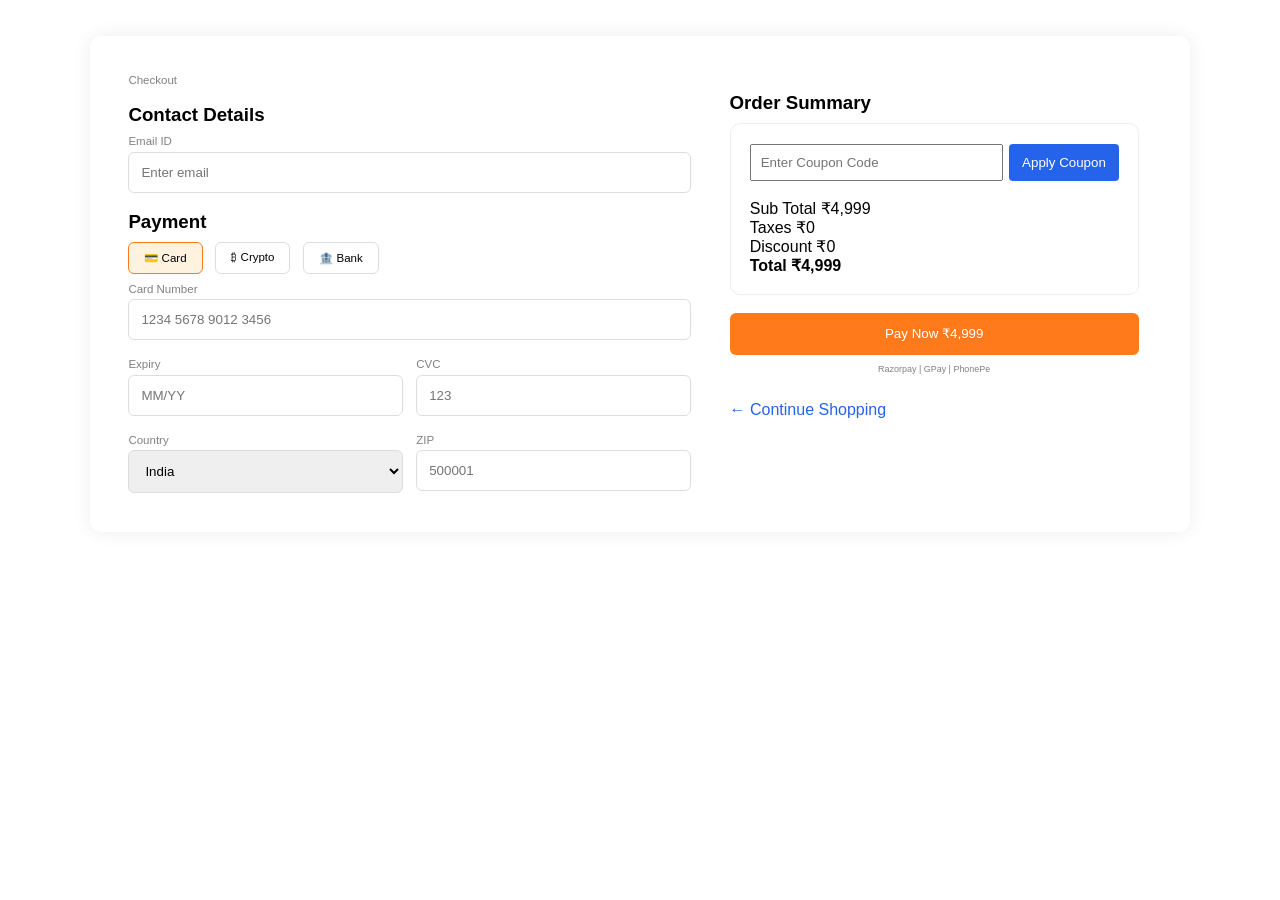
<file: payment.html>
<!DOCTYPE html>
<html lang="en">
<head>
    <meta charset="UTF-8">
    <meta name="viewport" content="width=device-width, initial-scale=1.0">
    <title>Thala 7 - Payment</title>
    <link rel="stylesheet" href="style.css">
</head>
<body>
    <div class="checkout-container">
        <div class="check-left">
            <p class="small">Checkout</p>
            <h3>Contact Details</h3>
            <label>Email ID</label>
            <input type="email" placeholder="Enter email">
            <h3>Payment</h3>
            <div class="pay-options">
                <div class="opt active">💳 Card</div><div class="opt">₿ Crypto</div><div class="opt">🏦 Bank</div>
            </div>
            <label>Card Number</label><input placeholder="1234 5678 9012 3456">
            <div class="two-col"><div><label>Expiry</label><input placeholder="MM/YY"></div><div><label>CVC</label><input placeholder="123"></div></div>
            <div class="two-col"><div><label>Country</label><select><option>India</option></select></div><div><label>ZIP</label><input placeholder="500001"></div></div>
        </div>
        <div class="check-right">
            <h3>Order Summary</h3>
            <div class="summary-box">
                <div class="coupon"><input placeholder="Enter Coupon Code"><button>Apply Coupon</button></div>
                <p>Sub Total <span>₹4,999</span></p>
                <p>Taxes <span>₹0</span></p>
                <p>Discount <span>₹0</span></p>
                <h4>Total <span>₹4,999</span></h4>
            </div>
            <button class="pay-btn">Pay Now ₹4,999</button>
            <p class="secure">Razorpay | GPay | PhonePe</p>
            <a href="cart.html" class="continue">← Continue Shopping</a>
        </div>
    </div>
</body>
</html>
</file>
<file: style.css>
*{margin:0;padding:0;box-sizing:border-box;font-family:Arial,sans-serif;}
body{width:100vw;overflow-x:hidden;background:#fff;}
a{text-decoration:none;color:inherit;}
.navbar{width:100%;height:10vh;display:flex;justify-content:space-between;align-items:center;padding:0 4vw;border-bottom:1px solid #eee;position:relative;}
.logo{font-weight:700;font-size:1.6vw;} .logo span{color:#ff7a1a;}
.nav-links{display:flex;list-style:none;gap:2vw;font-size:1.1vw;}
.nav-right{display:flex;align-items:center;gap:1.5vw;}
.profile{border-radius:50%;}
.hamburger-box{display:none;position:relative;}
.hamburger-btn{background:none;border:none;font-size:6vw;cursor:pointer;}
.mobile-menu{display:none;position:absolute;top:10vh;right:0;width:60vw;height:90vh;background:#111;color:#fff;flex-direction:column;gap:3vh;padding:5vh 6vw;z-index:10;}
.hamburger-box:focus-within .mobile-menu{display:flex;}
.hero{width:100%;height:70vh;display:flex;justify-content:space-between;align-items:center;padding:0 6vw;}
.hero-left{width:40%;} .hero-left h5{letter-spacing:2px;font-size:0.8vw;color:gray;} .hero-left h1{font-size:3vw;line-height:3.2vw;margin:1vh 0;} .hero-left h1 span{color:#ff7a1a;} .hero-left p{color:gray;font-size:1.1vw;margin:2vh 0;}
.cta-btn{padding:1.5vh 2vw;background:#222;color:#fff;border:none;border-radius:20px;cursor:pointer;transition:transform 0.3s;}
.cta-btn:hover{transform:scale(1.1) rotate(-3deg);background:#ff7a1a;}
.hero-right{width:50%;display:flex;justify-content:center;} .hero-img{width:70%;animation:orbitSqueeze 4s infinite ease-in-out;}
@keyframes orbitSqueeze{0%,100%{transform:translate(0,0) rotate(0) scale(1);}25%{transform:translate(15px,-20px) rotate(15deg) scaleX(0.8);}75%{transform:translate(-15px,-20px) rotate(-15deg) scaleX(1.2);}}
.service-bar{width:100%;height:12vh;background:#ff7a1a;display:flex;justify-content:space-around;align-items:center;color:#fff;}
.product-top{width:100%;display:flex;padding:5vh 6vw;gap:4vw;}
.p-left{width:50%;background:#f9f9f9;display:flex;justify-content:center;border-radius:10px;} .p-left img{width:70%;}
.p-right{width:40%;} .price{color:#2563eb;margin-top:2vh;} .save{color:green;font-size:0.9vw;} .qty-box{margin-top:2vh;display:flex;gap:1vw;align-items:center;} .add-cart{background:#ff7a1a;color:#fff;border:none;padding:1vh 1.5vw;border-radius:5px;cursor:pointer;}
.gallery-bar{width:90%;margin:auto;display:flex;gap:2vw;overflow-x:auto;padding:2vh 0;} .gallery-bar img{width:10vw;background:#f5f5f5;padding:1vw;border-radius:8px;}
.cart-page{width:100%;display:flex;justify-content:space-between;padding:5vh 5vw;} .cart-left{width:60%;} .cart-left table{width:100%;margin-top:2vh;border-collapse:collapse;} th,td{padding:1.2vh;text-align:left;border-bottom:1px solid #eee;} .cart-right{width:30%;border:1px solid #eee;padding:2vw;border-radius:10px;height:fit-content;} .coupon{display:flex;gap:0.5vw;margin-bottom:2vh;} .coupon input{flex:1;padding:1vh;} .coupon button{background:#2563eb;color:#fff;border:none;padding:0 1vw;border-radius:4px;} .cart-right p,.cart-right h4{display:flex;justify-content:space-between;margin:1vh 0;} .pay-btn{width:100%;padding:1.5vh;background:#ff7a1a;color:#fff;border:none;border-radius:6px;margin-top:2vh;cursor:pointer;} .secure{text-align:center;font-size:0.7vw;margin-top:1vh;color:gray;} .continue{display:inline-block;margin-top:3vh;color:#2563eb;}
.checkout-container{max-width:1100px;margin:4vh auto;display:flex;gap:3vw;background:#fff;padding:3vw;border-radius:12px;box-shadow:0 0 20px rgba(0,0,0,0.07);}
.check-left{width:55%;} .check-right{width:40%;} .small{color:gray;font-size:0.9vw;margin-bottom:1vh;} .check-left h3,.check-right h3{margin:2vh 0 1vh 0;} label{display:block;color:gray;font-size:0.9vw;margin:1vh 0 0.5vh 0;} .check-left input,select{width:100%;padding:12px;border:1px solid #ddd;border-radius:6px;} .pay-options{display:flex;gap:1vw;margin:1vh 0;} .opt{border:1px solid #ddd;padding:8px 15px;border-radius:6px;font-size:0.9vw;} .opt.active{border-color:#ff7a1a;background:#fff3e0;} .two-col{display:flex;gap:1vw;margin-top:1vh;} .two-col div{width:50%;} .summary-box{border:1px solid #eee;padding:1.5vw;border-radius:10px;}
@media(max-width:768px){.nav-links{display:none;}.hamburger-box{display:block;}.logo{font-size:5vw;}.hero{flex-direction:column;height:auto;padding-top:4vh;}.hero-left,.hero-right{width:100%;}.hero-left h1{font-size:7vw;line-height:8vw;}.hero-left p{font-size:4vw;}.service-bar{height:auto;flex-wrap:wrap;padding:2vh 0;gap:2vh;}.product-top,.cart-page,.checkout-container{flex-direction:column;}.p-left,.p-right,.cart-left,.cart-right,.check-left,.check-right{width:100%;}.gallery-bar img{width:25vw;}.small,label{font-size:3.5vw;}}
</file>
